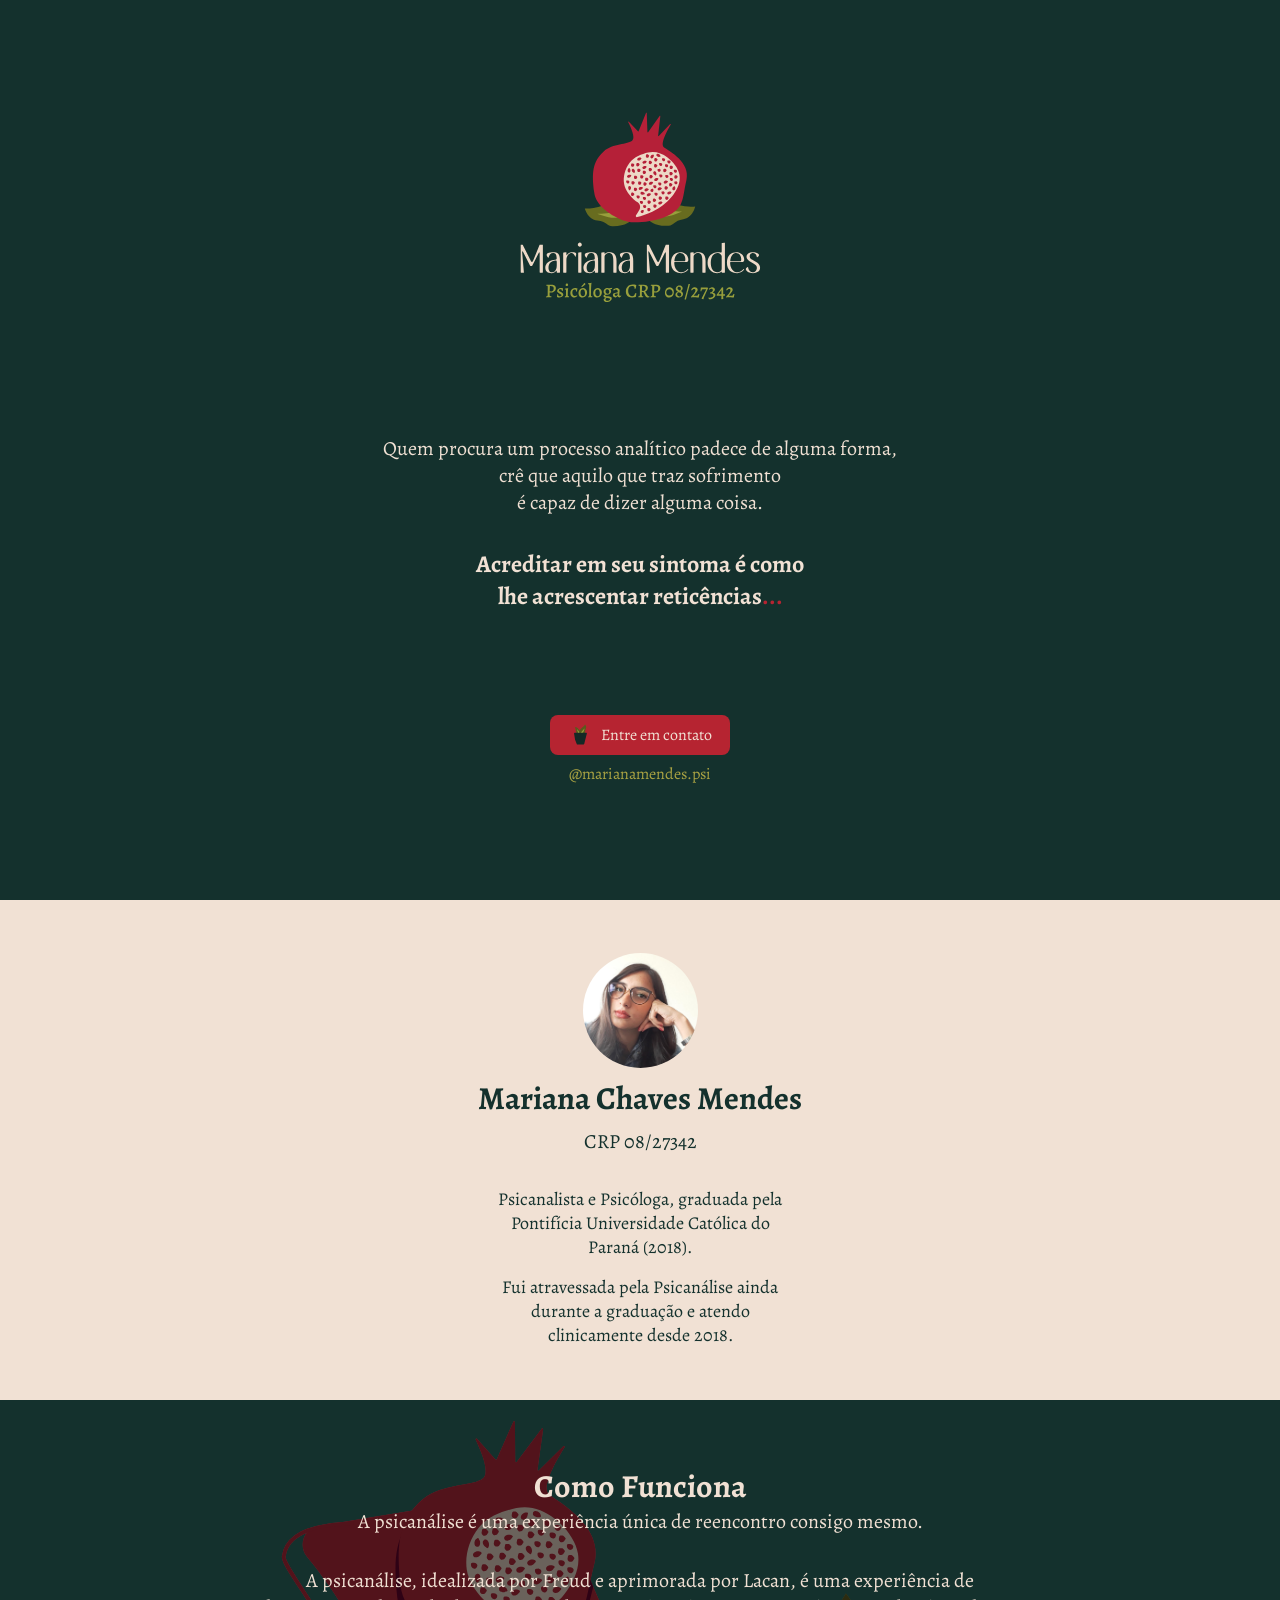
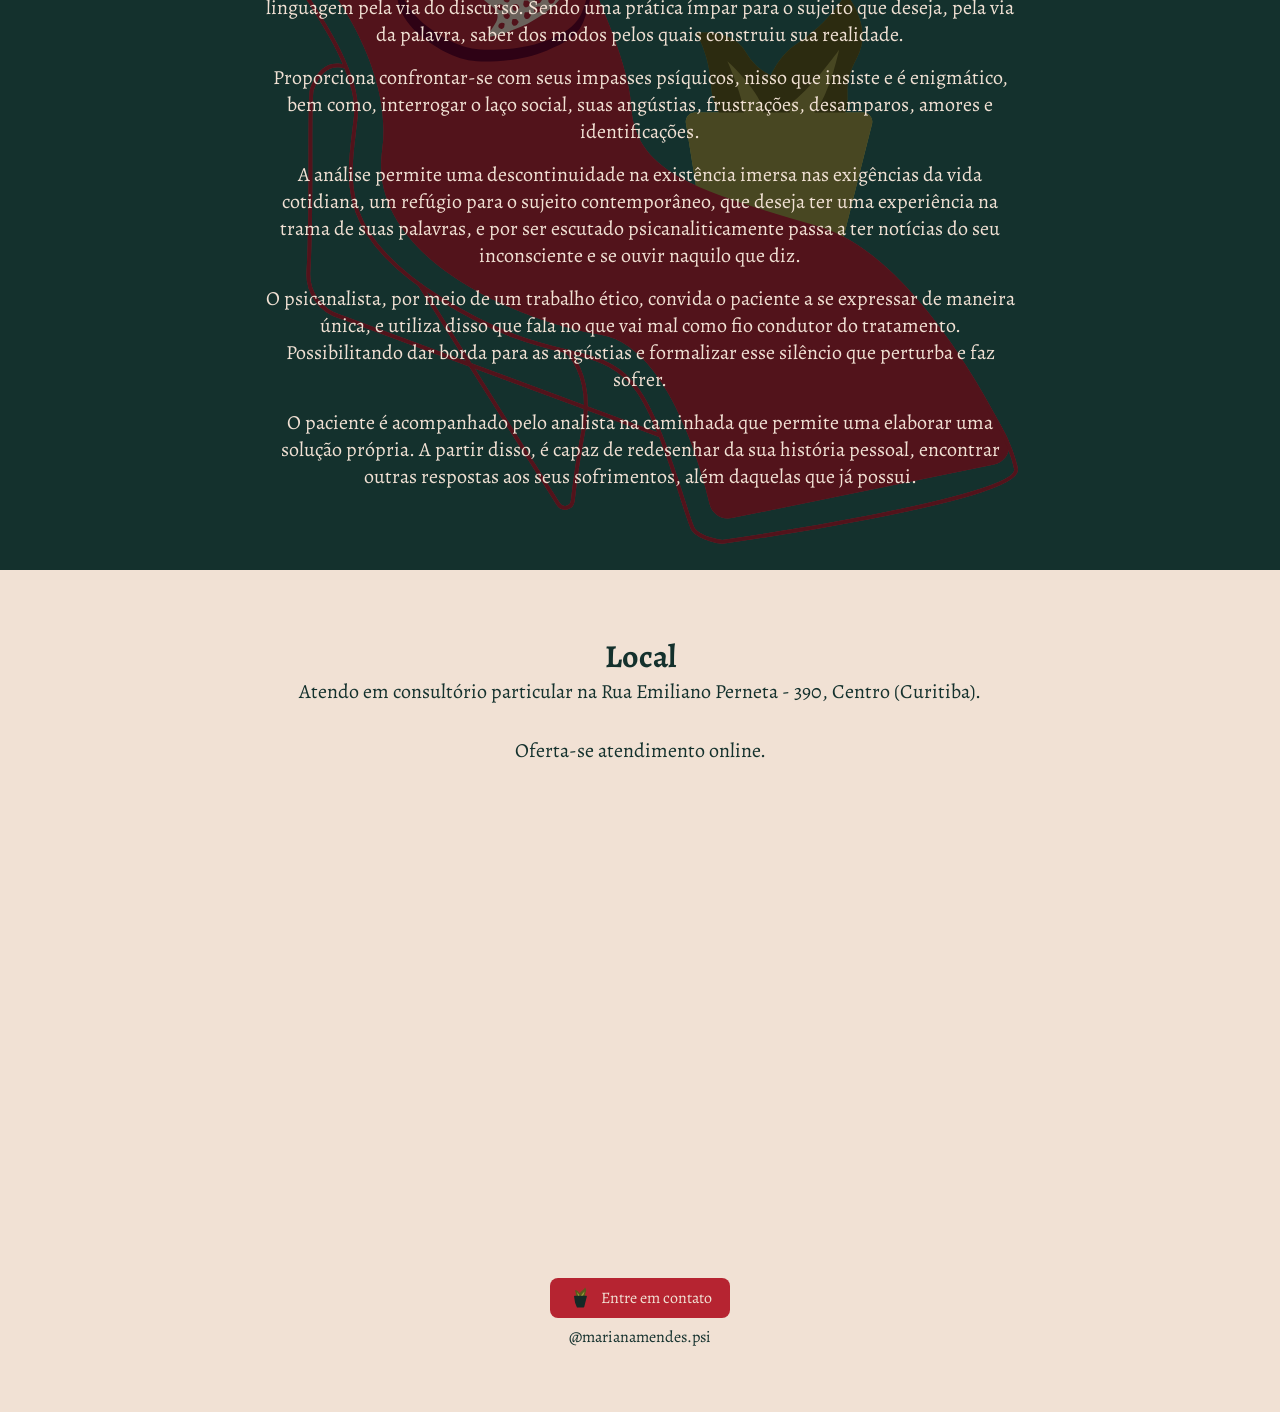
<file: index.html>
<!DOCTYPE html>
<html lang="pt-br">
  <head>
    <meta charset="UTF-8" />
    <meta name="viewport" content="width=device-width, initial-scale=1.0" />
    <meta http-equiv="X-UA-Compatible" content="ie=edge" />
    <title>Mariana Mendes - Psicanalista</title>
    <link rel="stylesheet" type="text/css" href="./assets/style/index.css" />
    <link rel="preconnect" href="https://fonts.googleapis.com">
    <link rel="preconnect" href="https://fonts.gstatic.com" crossorigin>
    <link href="https://fonts.googleapis.com/css2?family=Alegreya:wght@400..900&display=swap" rel="stylesheet">
  </head>
<!-- Google tag (gtag.js) -->
<script async src="https://www.googletagmanager.com/gtag/js?id=G-Y8C7JQ1TVV"></script>
<script>
    window.dataLayer = window.dataLayer || [];
    function gtag(){dataLayer.push(arguments);}
    gtag('js', new Date());

    gtag('config', 'G-Y8C7JQ1TVV');
</script>
  <body>
    <main>
      <section class="new-hero" id="hero">
          <div class="section-container">
              <img src="./assets/images/new-main-logo.svg" alt="Mariana Mendes — Psicanalista" class="hero-logo" />
      
              <h1 class="visually-hidden">Mariana Mendes</h1>
              <p class="visually-hidden">
                  Psicanalista <span>CRP 08/27342</span>
              </p>
      
              <div class="hero-description-container">
                  <p class="hero-description">
                      Quem procura um processo analítico padece de alguma forma,<br />
                      crê que aquilo que traz sofrimento<br />
                      é capaz de dizer alguma coisa.
                  </p>
                  <p class="hero-quote">
                      Acreditar em seu sintoma é como<br />
                      lhe acrescentar reticências<span>...</span>
                  </p>
              </div>
      
              <div class="hero-buttons-container">
                  <a
                      href="https://wa.me/5541988441986"
                      title="Abrir whatsapp e entrar em contato"
                      class="whats-btn-new-hero"
                      target="_blank"
                      rel="noopener noreferrer"
                  >
                      <img
                          class="icon"
                          src="./assets/images/new-plant-logo.svg"
                          alt="Icone de uma planta"
                      />
                      Entre em contato
                  </a>
      
                  <a
                      title="Link para instagram de Mariana Mendes"
                      href="https://www.instagram.com/marianamendes.psi/"
                      target="_blank"
                      class="instagram-link-new-hero"
                      rel="noopener noreferrer"
                  >
                      @marianamendes.psi
                  </a>
              </div>
          </div>
      </section>
  
      <section class="new-about" id="about">
          <div class="section-container new-about-content">
              <div class="new-about-title-wrapper">
                  <img
                      src="./assets/images/mariana-profile.jpeg"
                      alt="Foto da psicanalista mariana mendes"
                      class="new-about-profile-image"
                  />
                  <p class="new-about-title">Mariana Chaves Mendes</p>
                  <p class="new-about-subtitle">CRP 08/27342</p>
              </div>
  
              <div class="new-about-description-wrapper">
                  <p class="new-about-description">
                      Psicanalista e Psicóloga, graduada pela Pontifícia Universidade Católica do Paraná (2018).
                  </p>
                  <p class="new-about-description">
                      Fui atravessada pela Psicanálise ainda durante a graduação e atendo clinicamente desde 2018.
                  </p>
              </div>
          </div>
      </section>
  
      <section class="new-how" id="how">
          <div class="section-container">
              <div class="new-how-content">   
                  <h2 class="new-how-title">Como Funciona</h2>
                  <p class="new-how-subtitle">
                      A psicanálise é uma experiência única de reencontro consigo mesmo.
                  </p>
      
                  <p class="new-how-description">
                      A psicanálise, idealizada por Freud e aprimorada por Lacan, é uma experiência de linguagem pela via do discurso. Sendo uma prática ímpar para o sujeito que deseja, pela via da palavra, saber dos modos pelos quais construiu sua realidade.
                  </p>
      
                  <p class="new-how-description">
                      Proporciona confrontar-se com seus impasses psíquicos, nisso que insiste e é enigmático, bem como, interrogar o laço social, suas angústias, frustrações, desamparos, amores e identificações.
                  </p>
      
                  <p class="new-how-description">
                      A análise permite uma descontinuidade na existência imersa nas exigências da vida cotidiana, um refúgio para o sujeito contemporâneo, que deseja ter uma experiência na trama de suas palavras, e por ser escutado psicanaliticamente passa a ter notícias do seu inconsciente e se ouvir naquilo que diz.
                  </p>
      
                  <p class="new-how-description">
                      O psicanalista, por meio de um trabalho ético, convida o paciente a se expressar de maneira única, e utiliza disso que fala no que vai mal como fio condutor do tratamento. Possibilitando dar borda para as angústias e formalizar esse silêncio que perturba e faz sofrer.
                  </p>
      
                  <p class="new-how-description">
                      O paciente é acompanhado pelo analista na caminhada que permite uma elaborar uma solução própria. A partir disso, é capaz de redesenhar da sua história pessoal, encontrar outras respostas aos seus sofrimentos, além daquelas que já possui.
                  </p>
              </div>
          </div>
      </section>
  
      <section class="new-location" id="location">
          <div class="section-container">
              <h2 class="new-location-title">Local</h2>
              <p class="new-location-description">
                  Atendo em consultório particular na Rua Emiliano Perneta - 390, Centro (Curitiba).
              </p>
              <p class="new-location-description">
                  Oferta-se atendimento online.
              </p>
  
              <div class="new-location-map-container">
                  <iframe src="https://www.google.com/maps/embed?pb=!1m18!1m12!1m3!1d3603.089585832214!2d-49.2758547!3d-25.4352683!2m3!1f0!2f0!3f0!3m2!1i1024!2i768!4f13.1!3m3!1m2!1s0x94dce472454e88d3%3A0x3570a58817059a8f!2sRua%20Emiliano%20Perneta%2C%20390%20-%20Centro%2C%20Curitiba%20-%20PR%2C%2080010-050!5e0!3m2!1sen!2sbr!4v1773004892443!5m2!1sen!2sbr" width="600" height="450" style="border:0;" allowfullscreen="" loading="lazy" referrerpolicy="no-referrer-when-downgrade" title="Endereço do consultório de Mariana Mendes"></iframe>
              </div>
  
              <div class="new-location-buttons-container">
                  <a
                      href="https://wa.me/5541988441986"
                      title="Abrir whatsapp e entrar em contato"
                      class="whats-btn-new-location"
                      target="_blank"
                      rel="noopener noreferrer"
                  >
                      <img
                          class="icon"
                          src="./assets/images/new-plant-logo.svg"
                          alt="Icone de uma planta"
                      />
                      Entre em contato
                  </a>
      
                  <a
                      title="Link para instagram de Mariana Mendes"
                      href="https://www.instagram.com/marianamendes.psi/"
                      target="_blank"
                      class="instagram-link-new-location"
                      rel="noopener noreferrer"
                  >
                      @marianamendes.psi
                  </a>
              </div>
          </div>
      </section>
    </main>
  </body>
</html>
</file>
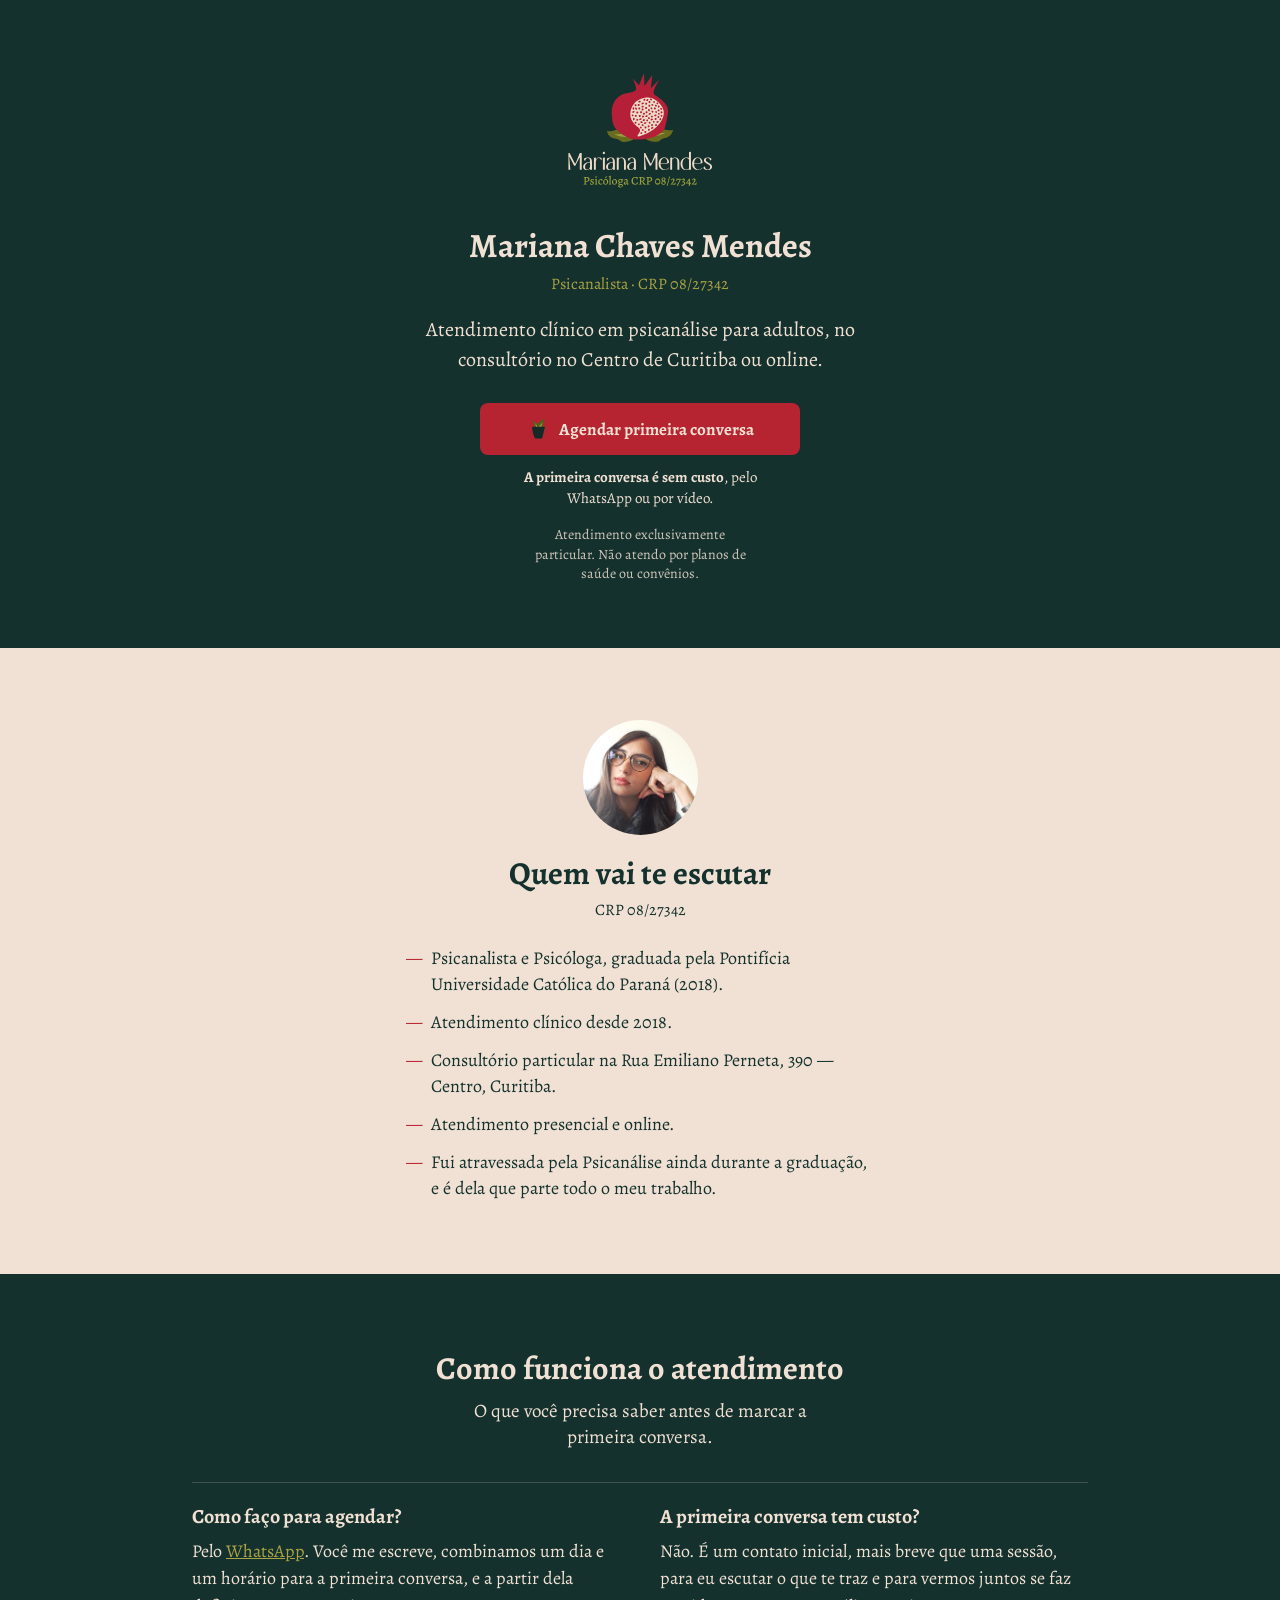
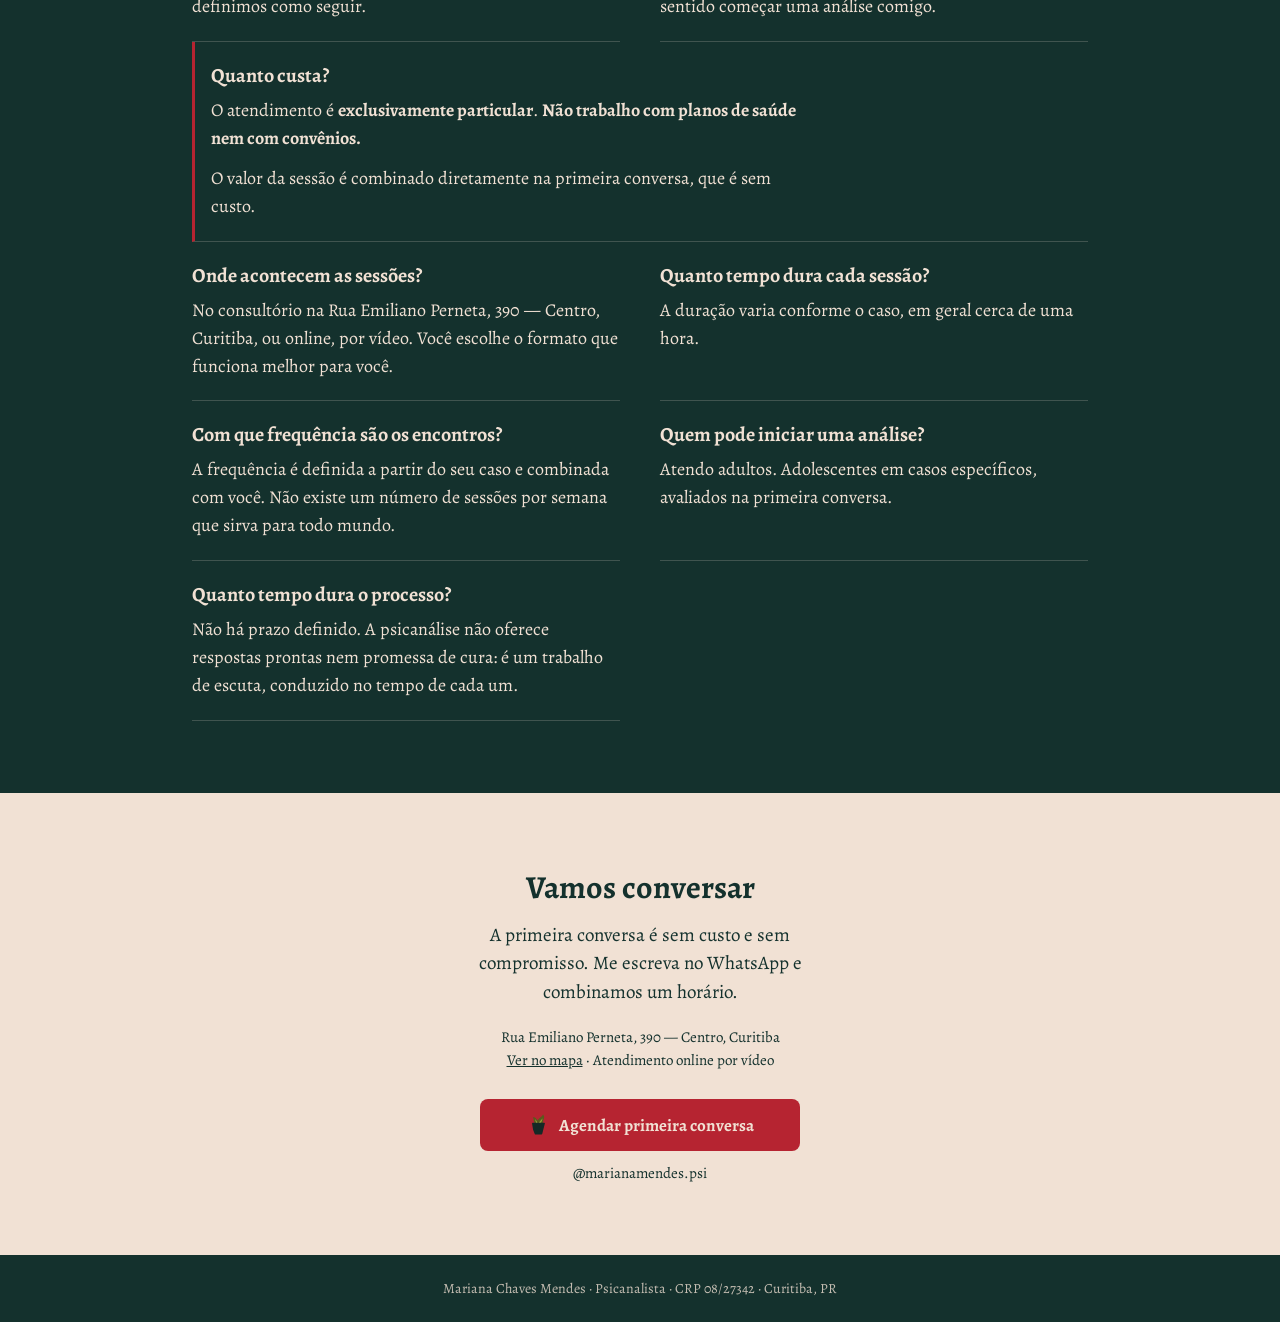
<file: psicanalise/index.html>
<!DOCTYPE html>
<html lang="pt-br">
  <head>
    <meta charset="UTF-8" />
    <meta name="viewport" content="width=device-width, initial-scale=1.0" />
    <meta http-equiv="X-UA-Compatible" content="ie=edge" />

    <title>Psicanálise em Curitiba e online — Mariana Chaves Mendes</title>
    <meta
      name="description"
      content="Psicanálise com Mariana Chaves Mendes, CRP 08/27342. Atendimento particular para adultos, no Centro de Curitiba ou online. A primeira conversa é sem custo — agende pelo WhatsApp."
    />
    <link rel="canonical" href="https://psicanalisemarianamendes.com.br/psicanalise/" />

    <meta property="og:type" content="website" />
    <meta property="og:title" content="Psicanálise em Curitiba e online — Mariana Chaves Mendes" />
    <meta
      property="og:description"
      content="Atendimento particular para adultos, no Centro de Curitiba ou online. A primeira conversa é sem custo."
    />
    <meta property="og:url" content="https://psicanalisemarianamendes.com.br/psicanalise/" />
    <meta
      property="og:image"
      content="https://psicanalisemarianamendes.com.br/assets/images/mariana-profile.jpeg"
    />

    <link rel="stylesheet" type="text/css" href="../assets/style/psicanalise.css" />
    <link rel="preconnect" href="https://fonts.googleapis.com" />
    <link rel="preconnect" href="https://fonts.gstatic.com" crossorigin />
    <link
      href="https://fonts.googleapis.com/css2?family=Alegreya:wght@400..900&display=swap"
      rel="stylesheet"
    />

    <!-- Google tag (gtag.js) -->
    <script async src="https://www.googletagmanager.com/gtag/js?id=G-Y8C7JQ1TVV"></script>
    <script>
      window.dataLayer = window.dataLayer || [];
      function gtag(){dataLayer.push(arguments);}
      gtag('js', new Date());

      gtag('config', 'G-Y8C7JQ1TVV');
    </script>
  </head>
  <body>
    <main>
      <section class="lp-hero" id="inicio">
        <div class="section-container">
          <img
            src="../assets/images/new-main-logo.svg"
            alt="Mariana Mendes — Psicanalista"
            class="lp-hero-logo"
            width="110"
            height="110"
          />

          <h1 class="lp-hero-name">Mariana Chaves Mendes</h1>
          <p class="lp-hero-role">Psicanalista · CRP 08/27342</p>

          <p class="lp-hero-lead">
            Atendimento clínico em psicanálise para adultos, no consultório no Centro de Curitiba ou
            online.
          </p>

          <div class="lp-hero-cta-wrapper">
            <a
              href="https://wa.me/5541988441986?text=Ol%C3%A1%2C%20Mariana.%20Vim%20pelo%20site%20e%20gostaria%20de%20agendar%20a%20primeira%20conversa."
              title="Abrir whatsapp e entrar em contato"
              class="lp-whats-btn"
              target="_blank"
              rel="noopener noreferrer"
              data-whats-cta="hero"
            >
              <img class="icon" src="../assets/images/new-plant-logo.svg" alt="" />
              Agendar primeira conversa
            </a>

            <p class="lp-hero-cta-note">
              <strong>A primeira conversa é sem custo</strong>, pelo WhatsApp ou por vídeo.
            </p>

            <p class="lp-hero-filter">
              Atendimento exclusivamente particular. Não atendo por planos de saúde ou convênios.
            </p>
          </div>
        </div>
      </section>

      <section class="lp-about" id="sobre">
        <div class="section-container">
          <img
            src="../assets/images/mariana-profile.jpeg"
            alt="Foto da psicanalista Mariana Mendes"
            class="lp-about-photo"
            width="115"
            height="115"
            loading="lazy"
          />

          <h2 class="lp-section-title">Quem vai te escutar</h2>
          <p class="lp-about-crp">CRP 08/27342</p>

          <ul class="lp-about-credentials">
            <li>
              Psicanalista e Psicóloga, graduada pela Pontifícia Universidade Católica do Paraná
              (2018).
            </li>
            <li>Atendimento clínico desde 2018.</li>
            <li>Consultório particular na Rua Emiliano Perneta, 390 — Centro, Curitiba.</li>
            <li>Atendimento presencial e online.</li>
            <li>
              Fui atravessada pela Psicanálise ainda durante a graduação, e é dela que parte todo o
              meu trabalho.
            </li>
          </ul>
        </div>
      </section>

      <section class="lp-faq" id="atendimento">
        <div class="section-container">
          <h2 class="lp-section-title">Como funciona o atendimento</h2>
          <p class="lp-faq-subtitle">O que você precisa saber antes de marcar a primeira conversa.</p>

          <div class="lp-faq-list">
            <article class="lp-faq-item">
              <h3 class="lp-faq-question">Como faço para agendar?</h3>
              <p class="lp-faq-answer">
                Pelo
                <a
                  href="https://wa.me/5541988441986?text=Ol%C3%A1%2C%20Mariana.%20Vim%20pelo%20site%20e%20gostaria%20de%20agendar%20a%20primeira%20conversa."
                  target="_blank"
                  rel="noopener noreferrer"
                  data-whats-cta="faq"
                  >WhatsApp</a
                >. Você me escreve, combinamos um dia e um horário para a primeira conversa, e a
                partir dela definimos como seguir.
              </p>
            </article>

            <article class="lp-faq-item">
              <h3 class="lp-faq-question">A primeira conversa tem custo?</h3>
              <p class="lp-faq-answer">
                Não. É um contato inicial, mais breve que uma sessão, para eu escutar o que te traz e
                para vermos juntos se faz sentido começar uma análise comigo.
              </p>
            </article>

            <article class="lp-faq-item lp-faq-item-highlight">
              <h3 class="lp-faq-question">Quanto custa?</h3>
              <p class="lp-faq-answer">
                O atendimento é <strong>exclusivamente particular</strong>.
                <strong>Não trabalho com planos de saúde nem com convênios.</strong>
              </p>
              <p class="lp-faq-answer">
                O valor da sessão é combinado diretamente na primeira conversa, que é sem custo.
              </p>
            </article>

            <article class="lp-faq-item">
              <h3 class="lp-faq-question">Onde acontecem as sessões?</h3>
              <p class="lp-faq-answer">
                No consultório na Rua Emiliano Perneta, 390 — Centro, Curitiba, ou online, por vídeo.
                Você escolhe o formato que funciona melhor para você.
              </p>
            </article>

            <article class="lp-faq-item">
              <h3 class="lp-faq-question">Quanto tempo dura cada sessão?</h3>
              <p class="lp-faq-answer">
                A duração varia conforme o caso, em geral cerca de uma hora.
              </p>
            </article>

            <article class="lp-faq-item">
              <h3 class="lp-faq-question">Com que frequência são os encontros?</h3>
              <p class="lp-faq-answer">
                A frequência é definida a partir do seu caso e combinada com você. Não existe um
                número de sessões por semana que sirva para todo mundo.
              </p>
            </article>

            <article class="lp-faq-item">
              <h3 class="lp-faq-question">Quem pode iniciar uma análise?</h3>
              <p class="lp-faq-answer">
                Atendo adultos. Adolescentes em casos específicos, avaliados na primeira conversa.
              </p>
            </article>

            <article class="lp-faq-item">
              <h3 class="lp-faq-question">Quanto tempo dura o processo?</h3>
              <p class="lp-faq-answer">
                Não há prazo definido. A psicanálise não oferece respostas prontas nem promessa de
                cura: é um trabalho de escuta, conduzido no tempo de cada um.
              </p>
            </article>
          </div>
        </div>
      </section>

      <section class="lp-contact" id="contato">
        <div class="section-container">
          <h2 class="lp-section-title">Vamos conversar</h2>

          <p class="lp-contact-description">
            A primeira conversa é sem custo e sem compromisso. Me escreva no WhatsApp e combinamos um
            horário.
          </p>

          <p class="lp-contact-address">
            Rua Emiliano Perneta, 390 — Centro, Curitiba
            <br />
            <a
              href="https://maps.google.com/?q=Rua+Emiliano+Perneta,+390+-+Centro,+Curitiba+-+PR"
              target="_blank"
              rel="noopener noreferrer"
              >Ver no mapa</a
            >
            · Atendimento online por vídeo
          </p>

          <div class="lp-contact-cta-wrapper">
            <a
              href="https://wa.me/5541988441986?text=Ol%C3%A1%2C%20Mariana.%20Vim%20pelo%20site%20e%20gostaria%20de%20agendar%20a%20primeira%20conversa."
              title="Abrir whatsapp e entrar em contato"
              class="lp-whats-btn"
              target="_blank"
              rel="noopener noreferrer"
              data-whats-cta="contato"
            >
              <img class="icon" src="../assets/images/new-plant-logo.svg" alt="" />
              Agendar primeira conversa
            </a>

            <a
              title="Link para instagram de Mariana Mendes"
              href="https://www.instagram.com/marianamendes.psi/"
              target="_blank"
              rel="noopener noreferrer"
              class="lp-instagram-link"
            >
              @marianamendes.psi
            </a>
          </div>
        </div>
      </section>
    </main>

    <footer class="lp-footer">
      <p>Mariana Chaves Mendes · Psicanalista · CRP 08/27342 · Curitiba, PR</p>
    </footer>

    <div class="lp-sticky-cta">
      <a
        href="https://wa.me/5541988441986?text=Ol%C3%A1%2C%20Mariana.%20Vim%20pelo%20site%20e%20gostaria%20de%20agendar%20a%20primeira%20conversa."
        title="Abrir whatsapp e entrar em contato"
        class="lp-whats-btn"
        target="_blank"
        rel="noopener noreferrer"
        data-whats-cta="barra-fixa"
      >
        <img class="icon" src="../assets/images/new-plant-logo.svg" alt="" />
        Agendar primeira conversa
      </a>
    </div>

    <script>
      // Registra cada clique de contato no GA4, identificando de qual CTA veio.
      document.querySelectorAll('[data-whats-cta]').forEach(function (link) {
        link.addEventListener('click', function () {
          if (typeof gtag === 'function') {
            gtag('event', 'contato_whatsapp', { origem: link.dataset.whatsCta });
          }
        });
      });
    </script>
  </body>
</html>
</file>
<file: assets/style/index.css>
@import './variables.css';
@import './main.css';
@import './new-hero.css';
@import './new-about.css';
@import './new-how.css';
@import './new-location.css';
</file>
<file: assets/style/psicanalise.css>
@import './variables.css';
@import './main.css';

/* Landing page do Google Ads — mobile first.
   Reaproveita as variáveis, o reset e o .section-container do site. */

body {
  font-family: var(--font-family-primary);
  background: var(--deep-green);
}

/* ---------- elementos compartilhados ---------- */

.lp-whats-btn {
  display: flex;
  align-items: center;
  justify-content: center;
  gap: 8px;
  width: 100%;
  max-width: 320px;
  min-height: 52px;
  padding: 12px 20px;
  background: var(--deep-red);
  color: var(--light-red);
  border-radius: 8px;
  text-decoration: none;
  font-family: var(--font-family-primary);
  font-size: 17px;
  font-weight: 700;
  text-align: center;
}

.lp-whats-btn:focus-visible {
  outline: 2px solid var(--light-green);
  outline-offset: 3px;
}

.lp-instagram-link {
  font-family: var(--font-family-primary);
  font-size: 15px;
  font-weight: 400;
  color: var(--light-green);
  text-decoration: none;
  text-align: center;
}

.lp-section-title {
  font-family: var(--font-family-primary);
  font-size: clamp(24px, 4vw, 32px);
  font-weight: 700;
  text-align: center;
}

/* ---------- hero ---------- */

.lp-hero {
  background: var(--deep-green);
  color: var(--light-red);
  padding-block: 32px 40px;
}

.lp-hero .section-container {
  display: flex;
  flex-direction: column;
  align-items: center;
  text-align: center;
}

.lp-hero .lp-hero-logo {
  display: block;
  width: 110px;
  height: 110px;
}

.lp-hero .lp-hero-name {
  font-family: var(--font-family-primary);
  font-size: clamp(26px, 6vw, 34px);
  font-weight: 700;
  margin-top: 16px;
}

.lp-hero .lp-hero-role {
  font-family: var(--font-family-primary);
  font-size: 16px;
  font-weight: 400;
  color: var(--light-green);
  margin-top: 4px;
}

.lp-hero .lp-hero-lead {
  font-family: var(--font-family-primary);
  font-size: clamp(17px, 4.5vw, 20px);
  font-weight: 400;
  line-height: 1.5;
  max-width: 34ch;
  margin-top: 20px;
}

.lp-hero .lp-hero-cta-wrapper {
  display: flex;
  flex-direction: column;
  align-items: center;
  gap: 12px;
  width: 100%;
  margin-top: 28px;
}

.lp-hero .lp-hero-cta-note {
  font-family: var(--font-family-primary);
  font-size: 15px;
  font-weight: 400;
  line-height: 1.4;
  max-width: 32ch;
}

.lp-hero .lp-hero-cta-note strong {
  font-weight: 700;
}

.lp-hero .lp-hero-filter {
  font-family: var(--font-family-primary);
  font-size: 14px;
  font-weight: 400;
  line-height: 1.4;
  max-width: 32ch;
  opacity: 0.85;
  margin-top: 4px;
}

/* ---------- quem atende ---------- */

.lp-about {
  background: var(--light-red);
  color: var(--deep-green);
  padding-block: 48px;
}

.lp-about .section-container {
  display: flex;
  flex-direction: column;
  align-items: center;
  text-align: center;
}

.lp-about .lp-about-photo {
  width: 115px;
  height: 115px;
  border-radius: 50%;
  object-fit: cover;
}

.lp-about .lp-section-title {
  margin-top: 16px;
}

.lp-about .lp-about-crp {
  font-family: var(--font-family-primary);
  font-size: 16px;
  font-weight: 400;
  margin-top: 4px;
}

.lp-about .lp-about-credentials {
  list-style: none;
  display: flex;
  flex-direction: column;
  gap: 12px;
  max-width: 42ch;
  margin-top: 24px;
}

.lp-about .lp-about-credentials li {
  display: flex;
  gap: 8px;
  text-align: left;
  font-family: var(--font-family-primary);
  font-size: clamp(16px, 4vw, 18px);
  font-weight: 400;
  line-height: 1.45;
}

.lp-about .lp-about-credentials li::before {
  content: "—";
  flex: none;
  color: var(--deep-red);
}

/* ---------- atendimento / FAQ ---------- */

.lp-faq {
  background: var(--deep-green);
  color: var(--light-red);
  padding-block: 48px;
}

.lp-faq .section-container {
  display: flex;
  flex-direction: column;
  align-items: center;
}

.lp-faq .lp-faq-subtitle {
  font-family: var(--font-family-primary);
  font-size: clamp(16px, 4vw, 19px);
  font-weight: 400;
  text-align: center;
  max-width: 40ch;
  margin-top: 8px;
}

.lp-faq .lp-faq-list {
  width: 100%;
  margin-top: 32px;
  border-top: 1px solid rgba(241, 225, 212, 0.2);
}

.lp-faq .lp-faq-item {
  padding-block: 20px;
  border-bottom: 1px solid rgba(241, 225, 212, 0.2);
}

.lp-faq .lp-faq-question {
  font-family: var(--font-family-primary);
  font-size: clamp(18px, 4.5vw, 20px);
  font-weight: 700;
}

.lp-faq .lp-faq-answer {
  font-family: var(--font-family-primary);
  font-size: clamp(16px, 4vw, 18px);
  font-weight: 400;
  line-height: 1.55;
  margin-top: 8px;
  max-width: 60ch;
}

.lp-faq .lp-faq-answer + .lp-faq-answer {
  margin-top: 12px;
}

.lp-faq .lp-faq-answer strong {
  font-weight: 700;
}

.lp-faq .lp-faq-answer a {
  color: var(--light-green);
  text-decoration: underline;
}

/* destaque do item de valores — precisa ficar evidente */
.lp-faq .lp-faq-item-highlight {
  border-left: 3px solid var(--deep-red);
  padding-left: 16px;
}

/* ---------- contato ---------- */

.lp-contact {
  background: var(--light-red);
  color: var(--deep-green);
  padding-block: 48px;
}

.lp-contact .section-container {
  display: flex;
  flex-direction: column;
  align-items: center;
  text-align: center;
}

.lp-contact .lp-contact-description {
  font-family: var(--font-family-primary);
  font-size: clamp(16px, 4vw, 19px);
  font-weight: 400;
  line-height: 1.5;
  max-width: 38ch;
  margin-top: 12px;
}

.lp-contact .lp-contact-address {
  font-family: var(--font-family-primary);
  font-size: 15px;
  font-weight: 400;
  line-height: 1.5;
  max-width: 38ch;
  margin-top: 20px;
}

.lp-contact .lp-contact-address a {
  color: var(--deep-green);
  text-decoration: underline;
}

.lp-contact .lp-contact-cta-wrapper {
  display: flex;
  flex-direction: column;
  align-items: center;
  gap: 12px;
  width: 100%;
  margin-top: 28px;
}

.lp-contact .lp-instagram-link {
  color: var(--deep-green);
}

.lp-footer {
  background: var(--deep-green);
  color: var(--light-red);
  padding-block: 24px;
  text-align: center;
}

.lp-footer p {
  font-family: var(--font-family-primary);
  font-size: 14px;
  font-weight: 400;
  opacity: 0.8;
}

/* ---------- barra fixa de contato (só mobile) ---------- */

.lp-sticky-cta {
  position: fixed;
  inset-inline: 0;
  bottom: 0;
  z-index: 10;
  display: flex;
  justify-content: center;
  padding: 10px var(--content-padding-inline);
  padding-bottom: max(10px, env(safe-area-inset-bottom));
  background: var(--deep-green);
  border-top: 1px solid rgba(241, 225, 212, 0.2);
}

.lp-sticky-cta .lp-whats-btn {
  min-height: 48px;
  font-size: 16px;
}

/* espaço para a barra fixa não cobrir o rodapé */
.lp-footer {
  padding-bottom: 96px;
}

/* ---------- desktop ---------- */

@media (min-width: 768px) {
  .lp-hero {
    padding-block: 56px 64px;
  }

  .lp-hero .lp-hero-logo {
    width: 150px;
    height: 150px;
  }

  .lp-hero .lp-hero-lead {
    max-width: 44ch;
  }

  .lp-about,
  .lp-faq,
  .lp-contact {
    padding-block: 72px;
  }

  .lp-about .lp-about-credentials {
    max-width: 52ch;
  }

  .lp-faq .lp-faq-list {
    display: grid;
    grid-template-columns: repeat(2, 1fr);
    column-gap: 40px;
  }

  .lp-faq .lp-faq-item-highlight {
    grid-column: 1 / -1;
  }

  .lp-sticky-cta {
    display: none;
  }

  .lp-footer {
    padding-bottom: 24px;
  }
}
</file>
